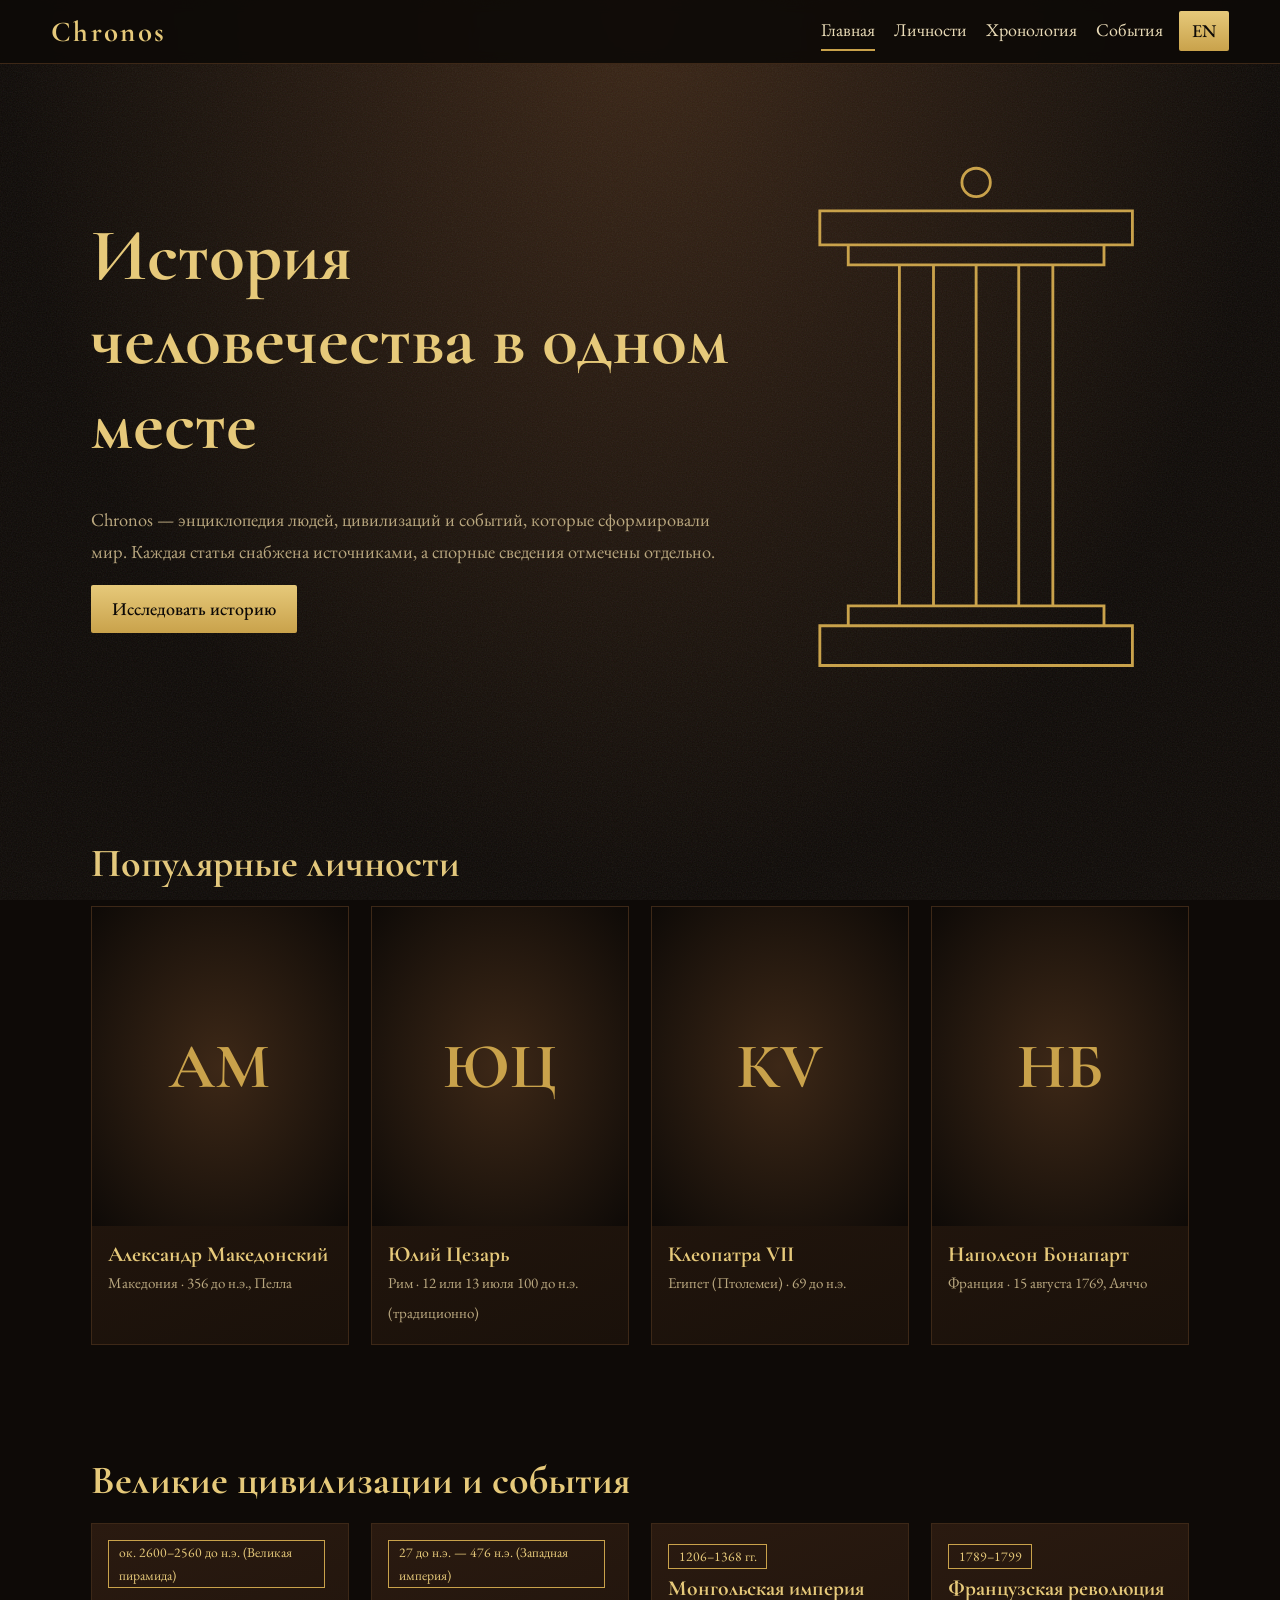
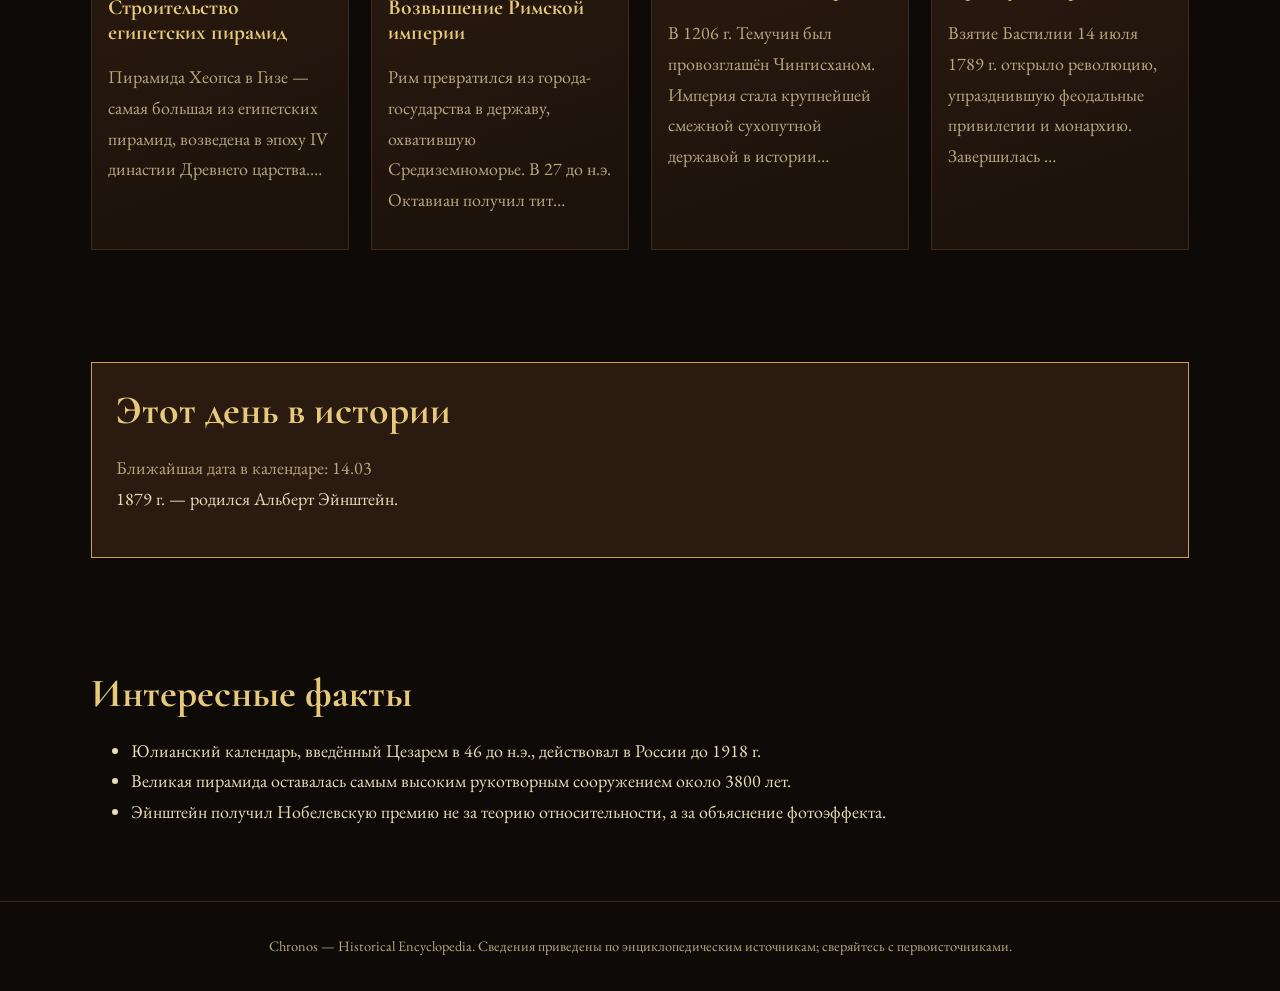
<file: index.html>
<!DOCTYPE html>
<html lang="ru">
<head>
<meta charset="UTF-8">
<meta name="viewport" content="width=device-width, initial-scale=1">
<title>Chronos — Historical Encyclopedia</title>
<link rel="preconnect" href="https://fonts.googleapis.com">
<link rel="preconnect" href="https://fonts.gstatic.com" crossorigin>
<link href="https://fonts.googleapis.com/css2?family=Cormorant+Garamond:wght@500;700&family=EB+Garamond:ital,wght@0,400;0,500;1,400&display=swap" rel="stylesheet">
<link rel="stylesheet" href="style.css">
</head>
<body>
<header class="top">
  <a class="logo" href="#/">Chronos</a>
  <nav id="nav"></nav>
  <button id="lang" aria-label="Language">EN</button>
</header>
<main id="app"></main>
<footer id="foot"></footer>
<button id="up" aria-label="Up">↑</button>
<script src="script.js"></script>
</body>
</html>
</file>
<file: style.css>
:root{--ink:#0e0a07;--umber:#2a1a10;--bark:#3d2817;--gold:#c9a24b;--gold2:#e6c97a;--parch:#eadcb8;--mute:#b9a77f}
*{box-sizing:border-box}
html{scroll-behavior:smooth}
body{margin:0;background:var(--ink) radial-gradient(ellipse at top,#3a2515 0,var(--ink) 70%) fixed;color:var(--parch);font:18px/1.7 'EB Garamond',Georgia,serif}
body::before{content:"";position:fixed;inset:0;pointer-events:none;opacity:.09;background-image:url("data:image/svg+xml,%3Csvg xmlns='http://www.w3.org/2000/svg' width='160' height='160'%3E%3Cfilter id='n'%3E%3CfeTurbulence type='fractalNoise' baseFrequency='.8' numOctaves='3'/%3E%3C/filter%3E%3Crect width='160' height='160' filter='url(%23n)'/%3E%3C/svg%3E")}
a{color:var(--gold2);text-decoration:none}
a:hover{text-decoration:underline}
h1,h2,h3,.logo{font-family:'Cormorant Garamond',serif;font-weight:700;color:var(--gold2);line-height:1.15;margin:0 0 .5em}
h1{font-size:clamp(2.4rem,6vw,4.6rem)}
h2{font-size:clamp(1.8rem,3.5vw,2.5rem)}
:focus-visible{outline:2px solid var(--gold);outline-offset:3px}
.top{position:sticky;top:0;z-index:5;display:flex;align-items:center;gap:1rem;padding:.7rem 4vw;background:rgba(14,10,7,.92);backdrop-filter:blur(6px);border-bottom:1px solid var(--bark)}
.logo{font-size:1.8rem;margin:0;letter-spacing:.08em}
nav{display:flex;gap:1.2rem;flex:1;justify-content:flex-end;flex-wrap:wrap}
nav a{color:var(--parch);padding:.2rem 0;border-bottom:2px solid transparent;transition:.25s}
nav a:hover,nav a.on{border-color:var(--gold);text-decoration:none}
button,.btn{font:inherit;cursor:pointer;background:linear-gradient(var(--gold2),var(--gold));color:var(--ink);border:0;padding:.55rem 1.3rem;border-radius:2px;font-weight:500;transition:transform .2s,box-shadow .2s;display:inline-block}
button:hover,.btn:hover{transform:translateY(-2px);box-shadow:0 6px 18px rgba(201,162,75,.3);text-decoration:none}
#lang{padding:.3rem .8rem}
section,.wrap{padding:3.5rem 4vw;max-width:1200px;margin:auto}
.hero{display:grid;grid-template-columns:1.2fr .8fr;gap:2rem;align-items:center;min-height:80vh}
.hero p{max-width:34em;color:var(--mute);font-size:1.15rem}
.hero svg{width:100%;max-height:70vh}
.grid{display:grid;grid-template-columns:repeat(auto-fill,minmax(230px,1fr));gap:1.4rem}
.card{background:linear-gradient(160deg,var(--umber),#1a110a);border:1px solid var(--bark);overflow:hidden;color:var(--parch);display:block;transition:.3s}
.card:hover{border-color:var(--gold);transform:translateY(-4px);text-decoration:none}
.card .b{padding:1rem}
.card h3{font-size:1.35rem;margin:0}
.card small,.meta{color:var(--mute)}
.ph{aspect-ratio:4/5;width:100%;object-fit:cover;object-position:top;background:var(--bark);display:block;filter:sepia(.35)}
.fb{aspect-ratio:4/5;display:grid;place-items:center;font:700 4rem 'Cormorant Garamond';color:var(--gold);background:radial-gradient(var(--bark),var(--ink))}
.tools{display:flex;flex-wrap:wrap;gap:.7rem;margin:1rem 0 2rem}
input,select{font:inherit;background:var(--ink);color:var(--parch);border:1px solid var(--bark);padding:.55rem .8rem;border-radius:2px;min-width:0}
input{flex:1 1 240px}
.tag{display:inline-block;border:1px solid var(--gold);color:var(--gold2);padding:0 .6rem;font-size:.85rem;margin:0 .4rem .4rem 0}
.person{display:grid;grid-template-columns:300px 1fr;gap:2.5rem;align-items:start}
.person .ph,.person .fb{border:1px solid var(--gold);padding:6px;background-clip:content-box}
ul.tl{list-style:none;padding:0;border-left:2px solid var(--gold);margin-left:.5rem}
ul.tl li{padding:0 0 1rem 1.4rem;position:relative}
ul.tl li::before{content:"";position:absolute;left:-7px;top:.6em;width:12px;height:12px;background:var(--gold);transform:rotate(45deg)}
.note{border-left:3px solid #a8442f;padding:.4rem 1rem;background:rgba(168,68,47,.12);margin:1rem 0}
.periods{display:flex;gap:.6rem;flex-wrap:wrap;margin-bottom:2rem}
.periods button{background:transparent;color:var(--parch);border:1px solid var(--bark)}
.periods button.on{background:var(--gold);color:var(--ink)}
.day{background:var(--umber);border:1px solid var(--gold);padding:1.5rem}
footer{border-top:1px solid var(--bark);padding:2rem 4vw;color:var(--mute);text-align:center;font-size:.9rem}
.fade{animation:in .5s ease both}
@keyframes in{from{opacity:0;transform:translateY(10px)}}
@media(max-width:800px){.hero,.person{grid-template-columns:1fr}.hero svg{max-height:40vh}.person .ph,.person .fb{max-width:280px}.top{flex-wrap:wrap}}
@media(prefers-reduced-motion:reduce){*{animation:none!important;transition:none!important}}
.side{position:sticky;top:5rem}
.dates{margin:1rem 0 0;padding:1rem;background:var(--umber);border:1px solid var(--bark);font-size:.95rem}
.dates dt{color:var(--gold);font-family:'Cormorant Garamond',serif;font-weight:700;font-size:1.05rem}
.dates dd{margin:0 0 .7rem}
.jump{display:flex;flex-wrap:wrap;gap:.5rem;position:sticky;top:3.6rem;z-index:3;background:rgba(14,10,7,.94);padding:.5rem 0;margin-bottom:1rem;border-bottom:1px solid var(--bark)}
.jump a{border:1px solid var(--bark);padding:.1rem .8rem;color:var(--parch);font-size:.95rem}
.jump a:hover{border-color:var(--gold);text-decoration:none}
h2[id],div[id^=s]{scroll-margin-top:7rem}
.facts{list-style:none;padding:0}
.facts li{border-left:3px solid var(--gold);background:rgba(201,162,75,.07);padding:.5rem 1rem;margin:.6rem 0}
.pn{display:flex;justify-content:space-between;gap:1rem;margin-top:2.5rem;flex-wrap:wrap}
#up{position:fixed;right:1rem;bottom:1rem;width:2.8rem;height:2.8rem;padding:0;border-radius:50%;opacity:0;pointer-events:none;z-index:6}
#up.show{opacity:1;pointer-events:auto}
@media(max-width:800px){.side{position:static}.jump{top:3.4rem}}
</file>
